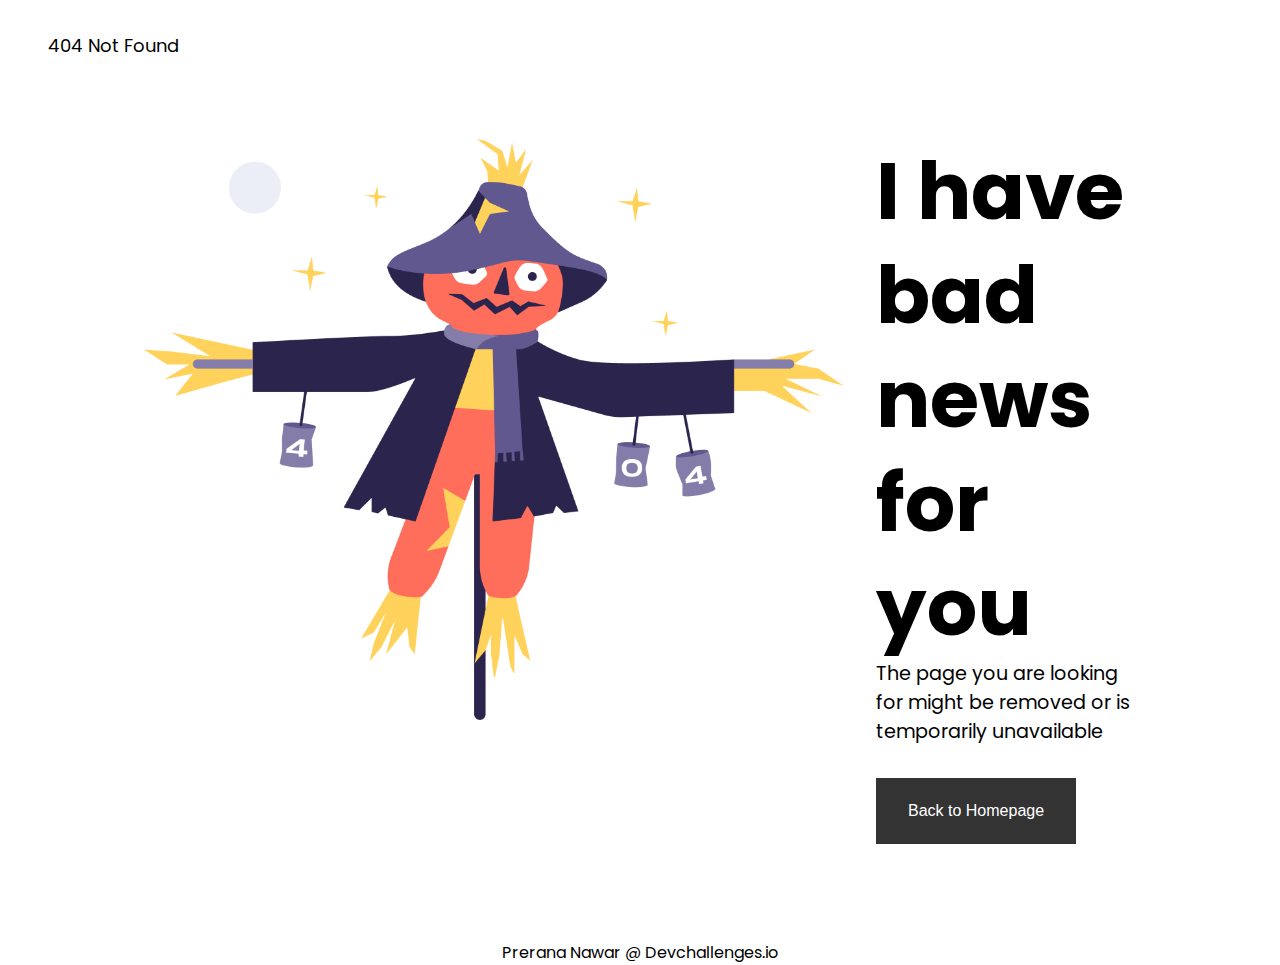
<file: 404 Not Found/index.html>
<!DOCTYPE html>
<html lang="en">

<head>
    <meta charset="utf-8" />
    <meta name="viewport" content="width=device-width, initial-scale=1,maximum-scale=5" />
    <link rel="shortcut icon" type="image/x-icon" href="https://www.google.com/s2/u/0/favicons?domain=prerana-nawar.netlify.com">
    <link href="https://fonts.googleapis.com/css2?family=Poppins:wght@400;500&display=swap" rel="stylesheet" />
    <title>404 Not Found Page | Devchallenges</title>
    <link rel="stylesheet" href="style.css">
</head>

<body>
    <header>
        <div>404 Not Found</div>
    </header>
    <main>
        <section>
            <img class="hero-img" src="images/Scarecrow.png" alt="Scarecrow Image">
        </section>
        <section>
            <h1 class="heading">I have bad news for you</h1>
            <p class="secondary-txt">The page you are looking for might be removed or is temporarily unavailable</p>
            <button class="primary-btn"><a href="http://">Back to Homepage</a></button>
        </section>
    </main>
    <footer>
        <p>Prerana Nawar @ Devchallenges.io</p>
    </footer>
</body>

</html>
</file>
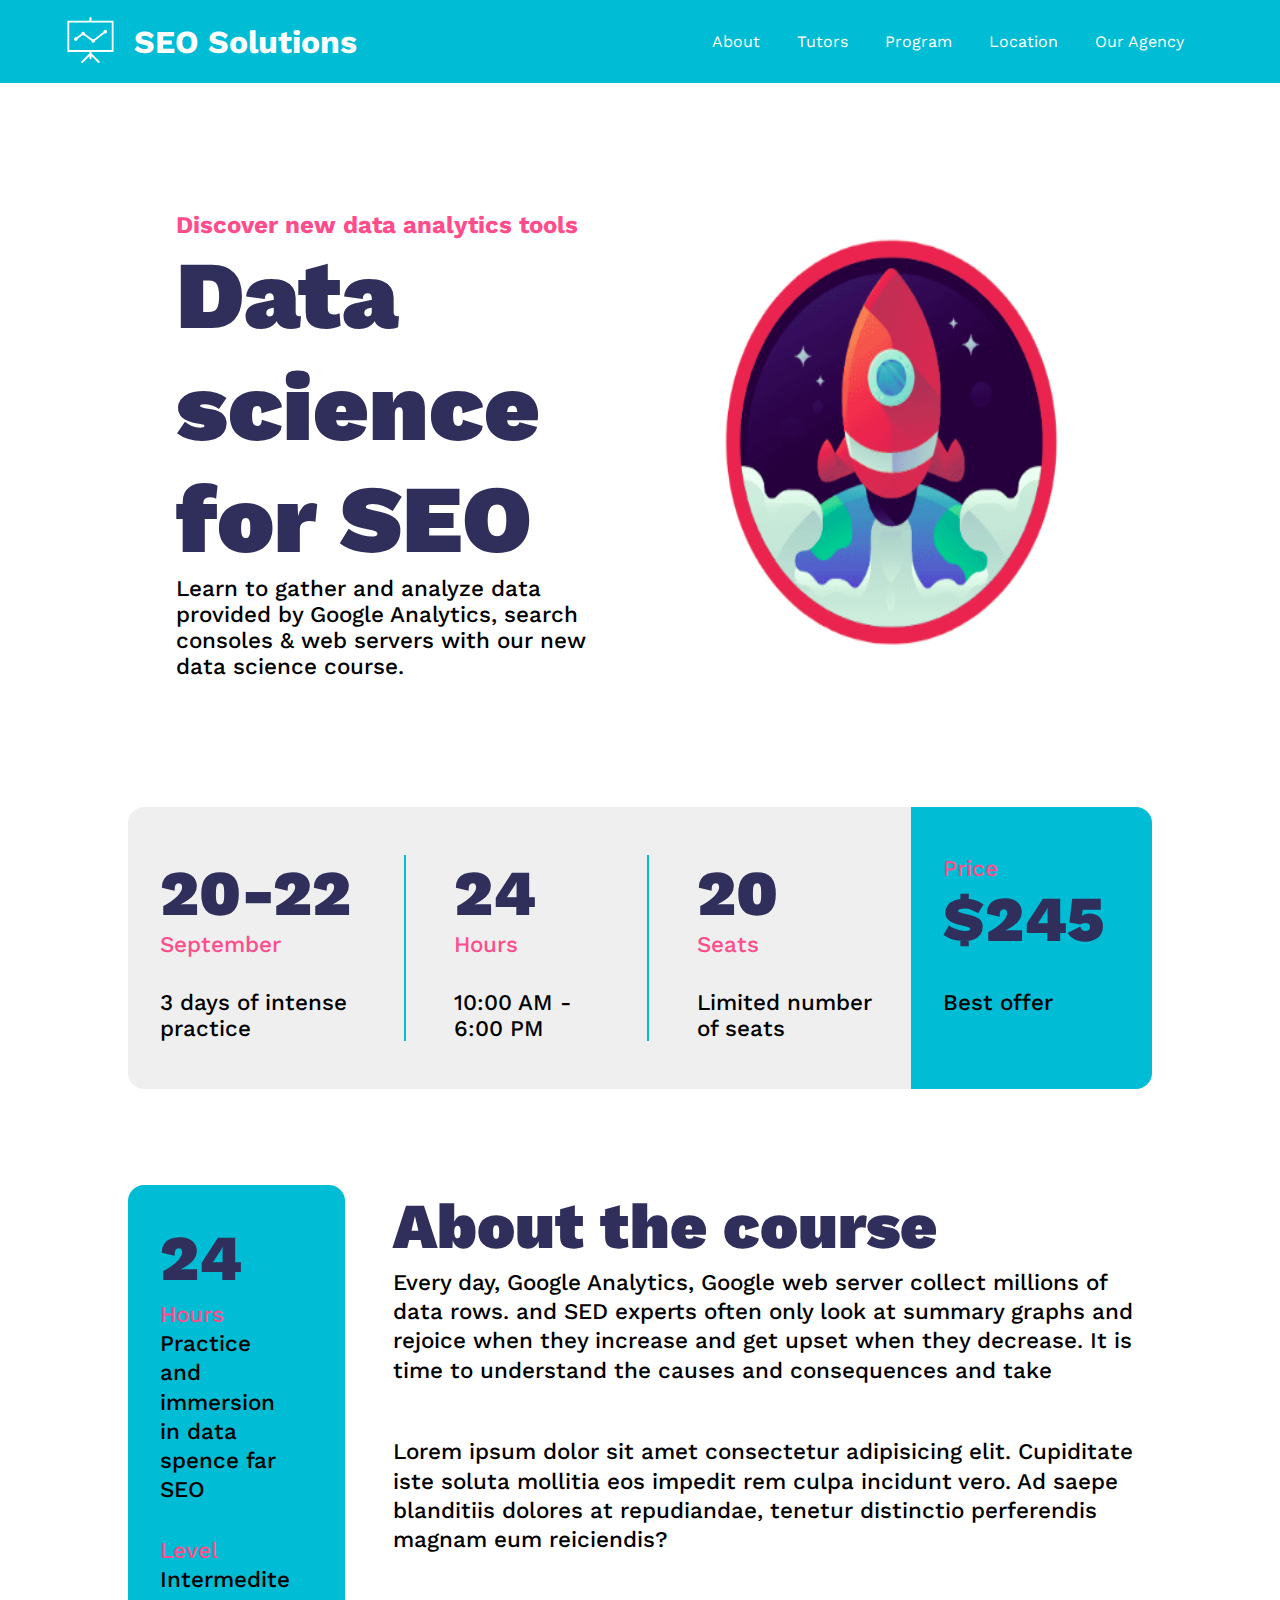
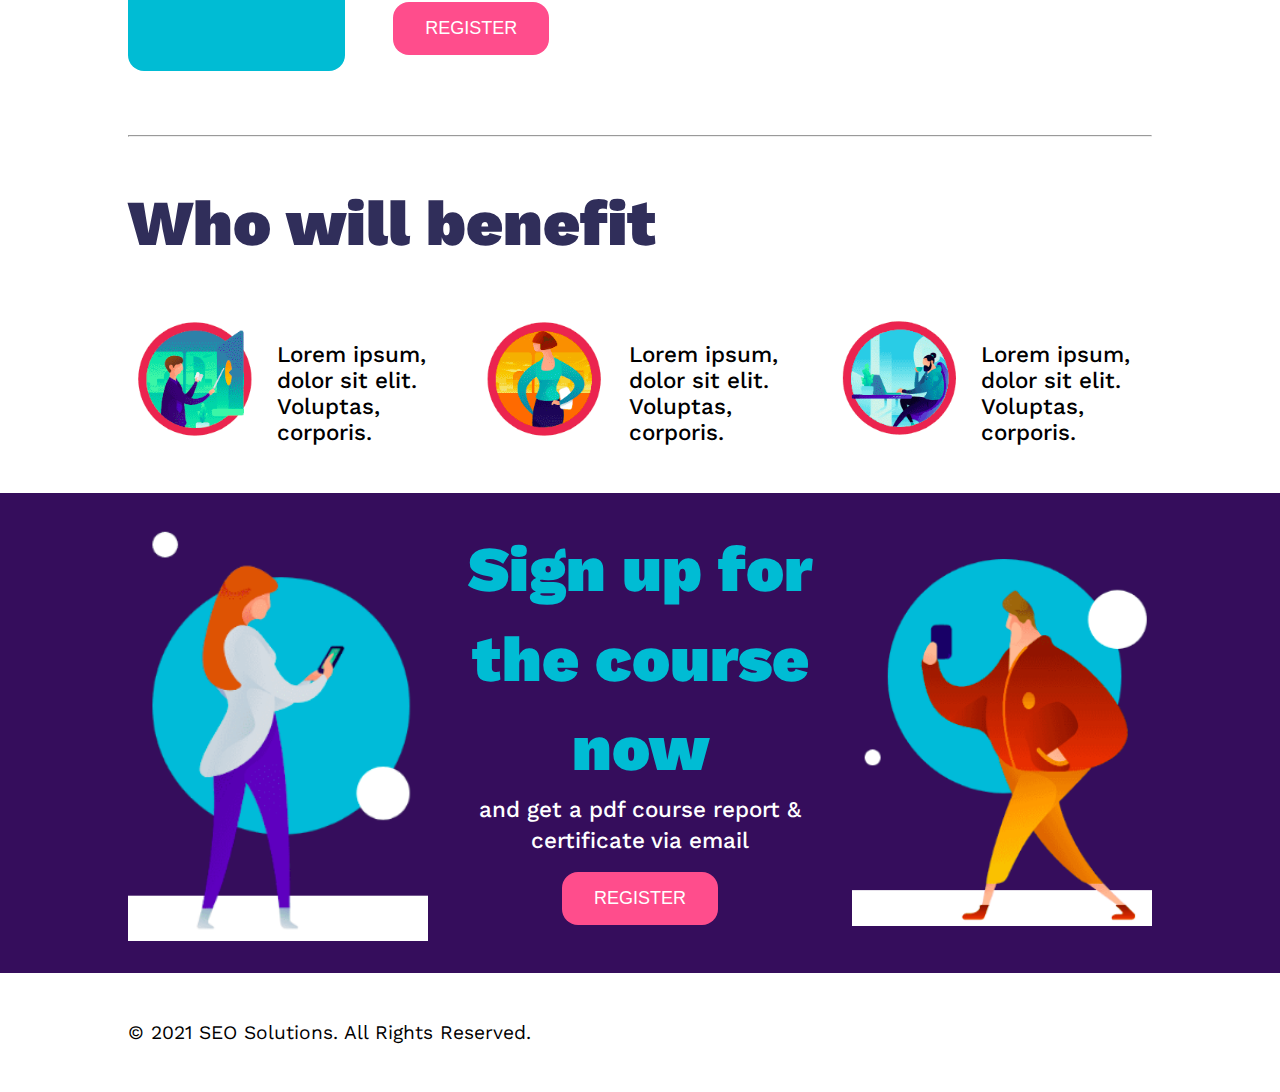
<file: data-science-landing-pg/index.html>
<!DOCTYPE html>
<html lang="en">
<head>
    <meta charset="UTF-8">
    <meta http-equiv="X-UA-Compatible" content="IE=edge">
    <meta name="viewport" content="width=device-width, initial-scale=1.0">
    <title>Data Science landing Page</title>
      <link rel="stylesheet" href="https://cdnjs.cloudflare.com/ajax/libs/font-awesome/5.15.2/css/all.min.css" integrity="sha512-HK5fgLBL+xu6dm/Ii3z4xhlSUyZgTT9tuc/hSrtw6uzJOvgRr2a9jyxxT1ely+B+xFAmJKVSTbpM/CuL7qxO8w==" crossorigin="anonymous" />
    <link rel="stylesheet" href="style.css">
</head>
<body>
    
    <header class="header" >
        <div class="logo" >
            <img src="images/brand-icon.png" alt="">
            <h1>SEO Solutions</h1>
        </div>
        <nav class="navbar" >
            <ul>
                <li><a href="#">About</a></li>
                <li><a href="#">Tutors</a></li>
                <li><a href="#">Program</a></li>
                <li><a href="#">Location</a></li>
                <li><a href="#">Our Agency</a></li>
            </ul>
        </nav>
    </header>

    <section class="banner" >
            <div class="left-txt">
                <h2>Discover new data analytics tools</h2>
                <h1>Data science for SEO</h1>
                <p>Learn to gather and analyze data provided by Google Analytics,
                search consoles & web servers with our new data science course.
                </p>
            </div>
            <img src="images/rocket.png" alt="">
        </section>

    <main>
        <section class="cards">
            <div class="first-card" >
                <div class="inner" >
                    <h1 class="heading-text" > 20-22</h1>
                    <h2 class="primary-text" >September</h2>
                    <p class="secondary-text">3 days of intense practice</p>
                </div>
            </div>
            <div>
                <div class="inner">
                    <h1 class="heading-text"> 24</h1>
                    <h2 class="primary-text">Hours</h2>
                    <p class="secondary-text">10:00 AM - 6:00 PM</p>
                </div>
            </div>
            <div>
                <h1 class="heading-text">20</h1>
                <h2 class="primary-text">Seats</h2>
                <p class="secondary-text">Limited number of seats</p>
            </div>
            <div class="blue-card" >
                <h1 class="primary-text">Price</h1>
                <h2 class="heading-text" >$245</h2>
                <p class="secondary-text">Best offer</p>
            </div>
        </section>
        <section class="about">
            <div class="about-card blue-card">
               <h1 class="heading-text">24</h1>
                <h3 class="primary-text">Hours</h3>
                <div class="secondary-text">Practice and immersion
                in data spence far SEO
                </div>
                  <h3 class="primary-text">Level</h3>
                <div class="secondary-text">Intermedite
                </div>
            </div>
            <div>
                <h1 class="heading-text">About the course</h1>
                <p class="secondary-text">
                Every day, Google Analytics, Google
                web server collect millions of data
                rows. and SED experts often only look at summary graphs and rejoice when they increase and
                get upset when they decrease. It is time to understand the causes and consequences and take</p>
                <br>
                <p class="secondary-text">
                Lorem ipsum dolor sit amet consectetur adipisicing elit. Cupiditate iste soluta mollitia eos impedit rem culpa incidunt vero. Ad saepe blanditiis dolores at repudiandae, tenetur distinctio perferendis magnam eum reiciendis?</p>
                <button class="btn-register" >Register</button>
            </div>
        </section>
        <hr>
        <section class="benefit" >
            <h1 class="heading-text">Who will benefit</h1>
            <div>
                <div class="benefit-card" >
                    <img src="images/b1.png" alt=""><p class="secondary-text">Lorem ipsum, dolor sit elit. Voluptas, corporis.</p>
                </div>
                <div class="benefit-card">
                    <img src="images/b2.png" alt=""><p class="secondary-text">Lorem ipsum, dolor sit elit. Voluptas, corporis.</p>
                </div>
                <div class="benefit-card">
                    <img src="images/b3.png" alt=""><p class="secondary-text">Lorem ipsum, dolor sit elit. Voluptas, corporis.</p>
                </div>
            </div>
        </section>

    </main>
    <section class="sign-up" >
        <img src="images/left.png" alt="">
        <div>
            <h1 class="heading-text">Sign up for the course now</h1>
            <p class="primary-text" >and get a pdf course report & certificate via email</p>
            <button class="btn-register" >Register</button>
        </div>
            <img src="images/right.png" alt="">
    </section>

    <footer class="footer" >
        <p  >© 2021 SEO Solutions. All Rights Reserved.</p>
        <div>
            <ul>
                <li><i class="fab fa-2x fa-twitter"></i></li>
                <li><i class="fab fa-2x fa-instagram"></i></li>
                <li><i class="fab fa-2x fa-linkedin-in"></i></li>
                <li><i class="fab fa-2x fa-facebook-f"></i></li>
                <li><i class="fab fa-2x fa-pinterest"></i></li>
            </ul>
        </div>
    </footer>
</body>
</html>
</file>
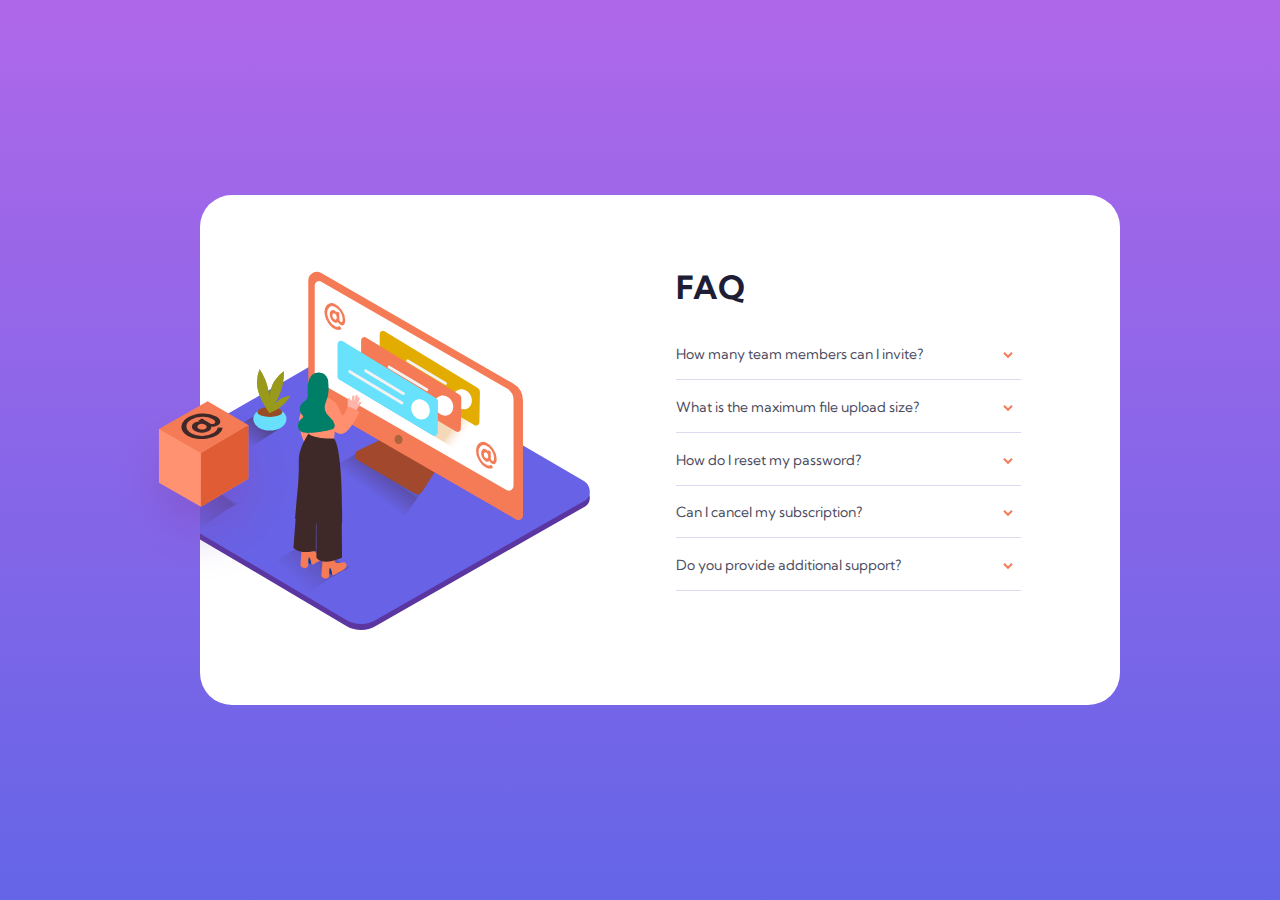
<file: faq-accordion-card-main/index.html>
<!DOCTYPE html>
<html lang="en">

<head>
  <meta charset="UTF-8">
  <meta name="viewport" content="width=device-width, initial-scale=1.0">

  <link rel="icon" type="image/png" sizes="32x32" href="./images/favicon-32x32.png">
  <link rel="preconnect" href="https://fonts.gstatic.com">
  <link href="https://fonts.googleapis.com/css2?family=Kumbh+Sans:wght@400;700&display=swap" rel="stylesheet">

  <title>Frontend Mentor | FAQ Accordion Card</title>

  <link rel="stylesheet" href="style.css">
</head>

<body>
  <div class="card">
    <div class="section">
      <div class="image-section"></div>
      <div class="text-section">
        <h1>FAQ</h1>
        <label>
          <input class="accordion-button" type="checkbox">
          <span class="accordion-content accordion-container">
            <span class="heading">How many team members can I invite?</span>
            <span class="accordion-item">No more than 2GB. All files in your account must fit your allocated storage
              space.</span>
          </span>
        </label>
        <label>
          <input class="accordion-button" type="checkbox">
          <span class="accordion-content accordion-container">
            <span class="heading">What is the maximum file upload size?</span>
            <span class="accordion-item">No more than 2GB. All files in your account must fit your allocated storage
              space.</span>
          </span>
        </label>
        <label>
          <input class="accordion-button" type="checkbox">
          <span class="accordion-content accordion-container">
            <span class="heading">How do I reset my password?</span>
            <span class="accordion-item">No more than 2GB. All files in your account must fit your allocated storage
              space.</span>
          </span>
        </label>
        <label>
          <input class="accordion-button" type="checkbox">
          <span class="accordion-content accordion-container">
            <span class="heading">Can I cancel my subscription?</span>
            <span class="accordion-item">No more than 2GB. All files in your account must fit your allocated storage
              space.</span>
          </span>
        </label>
        <label>
          <input class="accordion-button" type="checkbox">
          <span class="accordion-content accordion-container">
            <span class="heading">Do you provide additional support?</span>
            <span class="accordion-item">No more than 2GB. All files in your account must fit your allocated storage
              space.</span>
          </span>
        </label>
      </div>


    </div>
    <img class="box-img" src="./images/illustration-box-desktop.svg" alt="image">
  </div>

</body>

</html>
</file>
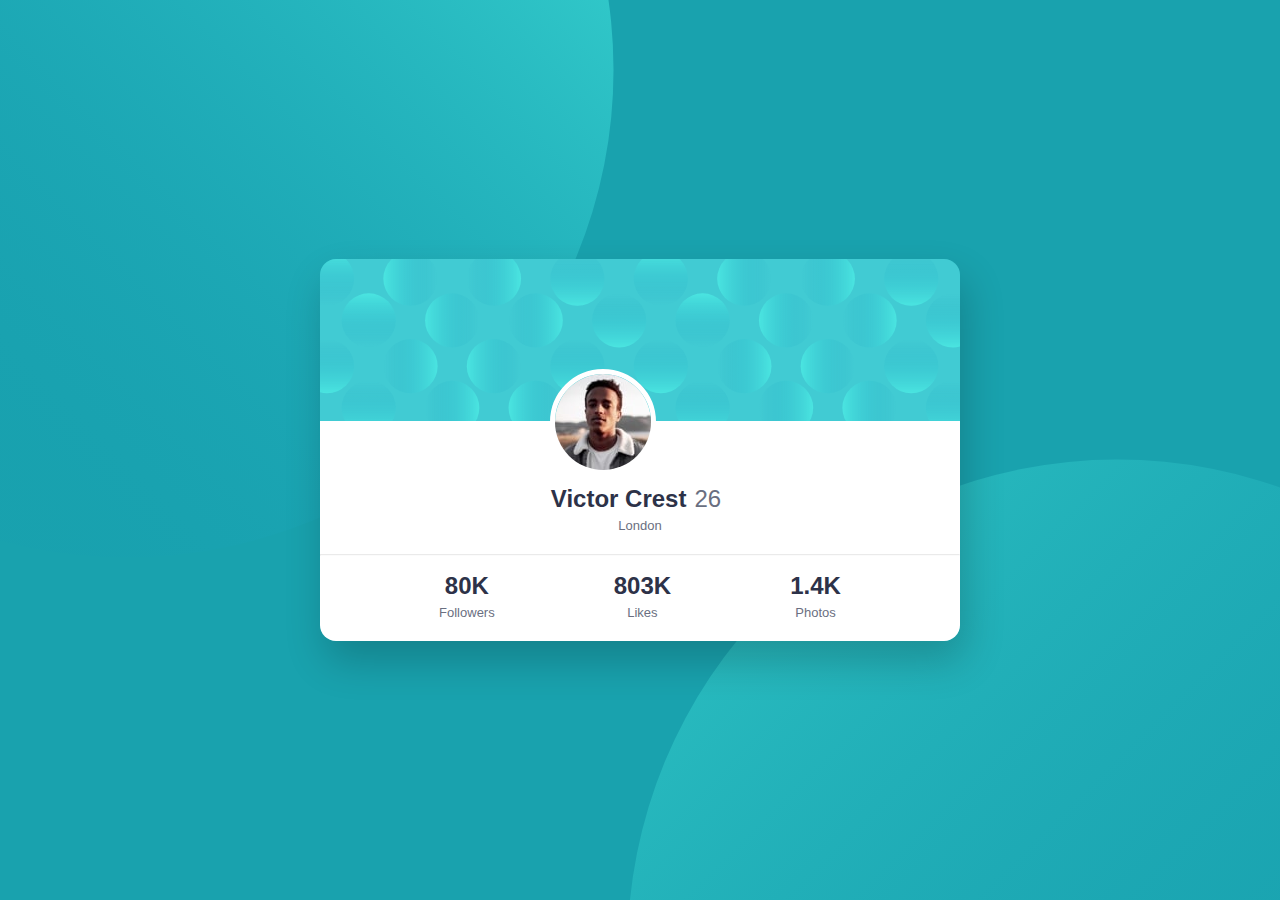
<file: profile-card/index.html>
<!DOCTYPE html>
<html lang="en">

<head>
    <meta charset="UTF-8" />
    <meta name="viewport" content="width=device-width, initial-scale=1.0" />
    <meta name="description" content="A simple profile-card" />
    <meta name="keywords" content="profile-card, card" />
    <meta name="author" content="Sarath" />
    <title>Profile card | 🎴</title>
    <link rel="icon" href="images/favicon.ico" type="image/png" sizes="16x16" />
    <link rel="stylesheet" href="style.css" />
</head>

<body>
    <main>
        <div id="upper-div">
            <img class="profile-card" src="images/image-victor.jpg" alt="">
        </div>
        <div id="bottom-div">
            <div id="inner-top-div">
                <h1>Victor Crest</h1><span>26</span>
                <p>London</p>
            </div>
            <hr>
            <div id="inner-bottom-div">
                <div>
                    <h1>80K</h1>
                    <p>Followers</p>
                </div>
                <div>
                    <h1>803K</h1>
                    <p>Likes</p>
                </div>
                <div>
                    <h1>1.4K</h1>
                    <p>Photos</p>
                </div>
            </div>
        </div>
    </main>
</body>

</html>
</file>
<file: 404 Not Found/style.css>
* {
    padding: 0;
    margin: 0;
    box-sizing: border-box;
}

body {
    font-family: 'Poppins', sans-serif;
}


/* header  */

header {
    padding: 2rem 3rem;
}

header div {
    font-size: large;
}


/* main  */

main {
    margin: 2rem 10% 3rem;
    max-width: 80%;
    display: flex;
}

main section {
    padding: 1rem;
}

.hero-img {
    width: 700px;
}

.heading {
    font-size: 5rem;
    line-height: 1.3;
}

.secondary-txt {
    font-size: 1.2rem;
}

.primary-btn {
    outline: none;
    background-color: #333;
    border: none;
    cursor: pointer;
    margin: 2rem 0;
    padding: 1.5rem 2rem;
}

.primary-btn a {
    text-decoration: none;
    color: #fff;
    font-size: larger;
}


/* footer */

footer p {
    text-align: center;
}
</file>
<file: data-science-landing-pg/style.css>
@import url("https://fonts.googleapis.com/css2?family=Work+Sans:wght@200;300;400;500;600;700;800&display=swap");

* {
  margin: 0;
  padding: 0;
  box-sizing: border-box;
}

body {
  font-family: "Work Sans", sans-serif;
}

a {
  color: #fff;
  text-decoration: none;
}

li {
  list-style-type: none;
}

/* header  */
.header {
  color: #fff;
  background-color: #00bcd4;
  display: flex;
  min-width: 90%;
  padding: 1rem 5%;
  justify-content: space-between;
}

.header .logo {
  display: flex;
  align-items: center;
  gap: 1rem;
}

.navbar ul {
  margin: 1rem;
}

.navbar ul li {
  display: inline;
  padding: 1rem;
}

/* banner */

.banner {
  display: flex;
  max-width: 80%;
  margin: 8rem 10%;
}
.left-txt {
  flex: 1;
  margin: 0 3rem;
}
.left-txt h2 {
  color: #ff4d8c;
}

.left-txt h1 {
  color: #302e5a;
  font-size: 6rem;
  font-weight: 900;
}

.left-txt p {
  font-size: 1.4rem;
  font-weight: 500;
}

.banner img {
  flex: 1;
  max-width: 450px;
  width: 100%;
  margin: 0 3rem;
}

main {
  max-width: 80%;
  margin: 2rem 10%;
}

/* cards */
.cards {
  display: flex;
  justify-content: center;
  margin: 6rem 0;
}
.cards > div {
  padding: 3rem 1rem 3rem 2rem;
  background-color: #efefef;
}

.inner {
  padding-right: 3rem;
  border-right: #00bcd4 solid 2px;
}

.first-card {
  border-radius: 1rem 0 0 1rem;
}

.blue-card {
  background-color: #00bcd4 !important;
  border-radius: 0 1rem 1rem 0;
  padding-right: 3rem !important;
}

.heading-text {
  color: #302e5a;
  font-size: 4rem;
  font-weight: 900;
}

.primary-text {
  color: #ff4d8c;
  font-size: 1.4rem;
  font-weight: 500;
}

.secondary-text {
  font-size: 1.4rem;
  font-weight: 500;
  padding-top: 2rem;
}

/* about  */

.about {
  display: flex;
  gap: 3rem;
  margin: 4rem 0;
  line-height: 1.3;
}

.about .secondary-text {
  padding: 0 0 2rem 0;
}

.about-card {
  padding: 2rem;
  border-radius: 1rem;
}

.btn-register {
  background-color: #ff4d8c;
  color: #fff;
  outline: none;
  border: none;
  padding: 1rem 2rem;
  margin: 1rem 0;
  border-radius: 1rem;
  font-size: large;
  text-transform: uppercase;
}

/* benefit */
.benefit {
  margin: 3rem 0;
}

.benefit > div {
  display: flex;
  margin: 3rem 0;
  gap: 2rem;
}

.benefit-card {
  display: flex;
  gap: 1rem;
  justify-content: center;
  align-items: center;
}

.sign-up {
  display: flex;
  gap: 2rem;
  background-color: #350d5c;
  min-width: 80%;
  align-items: center;
  padding: 2rem 10%;
  text-align: center;
  justify-content: space-between;
  line-height: 1.4;
}

.sign-up img {
  max-width: 300px;
  width: 100%;
}

.sign-up .heading-text {
  color: #00bcd4;
}

.sign-up .primary-text {
  color: #fff;
}

.footer {
  display: flex;
  max-width: 80%;
  justify-content: space-between;
  margin: 3rem 10%;
  align-items: center;
  font-size: 0.8rem;
}

.footer > p {
  font-size: 1.2rem;
}

.footer ul li {
  display: inline;
  padding: 0 1rem;
}

@media screen and (max-width: 700px) {
  .header {
    flex-direction: column;
  }
  .header .logo {
    justify-content: center;
  }
  .navbar ul li {
    padding: 0;
  }
  .banner {
    flex-direction: column;
    margin: 2rem 10%;
  }
  .banner img {
    margin: 0;
  }
  .left-txt {
    flex: 1;
    margin: 0;
  }
  .left-txt h1 {
    font-size: 5rem;
    font-weight: 700;
    line-height: 4.7rem;
    margin: 1rem 0;
  }
  .left-txt p {
    font-size: 1.3rem;
    font-weight: 400;
  }

  .cards {
    flex-direction: column;
  }
  .cards > div {
    border-radius: 1rem;
    margin: 1rem 0;
  }

  .inner {
    border-right: none;
  }
  .about {
    flex-direction: column;
  }
  .benefit > div {
    flex-direction: column;
  }
  .sign-up {
    line-height: 1.2;
    flex-direction: column;
  }
  .sign-up .heading-text {
    font-size: 3.2rem;
  }
  .sign-up .primary-text {
    font-size: 1.2rem;
  }
  .footer {
    flex-direction: column;
  }
  .footer > p {
    font-size: 15px;
    padding: 1rem 0;
  }
}
</file>
<file: faq-accordion-card-main/style.css>
/* @import url("https://fonts.googleapis.com/css2?family=Kumbh+Sans:wght@400;700&display=swap");

* {
  padding: 0;
  margin: 0;
  box-sizing: border-box;
}

:root {
  --background-color: linear-gradient(hsl(273, 75%, 66%), hsl(240, 73%, 65%));
}

body {
  /* font-size: 12px; 
  background: var(--background-color);
  min-height: 100vh;
  display: flex;
  font-family: "Kumbh Sans", sans-serif;
}

main {
  max-width: 90%;
  background-color: #fff;
  margin: 9rem auto;
  width: 375px;
  border-radius: 2rem;
  box-shadow: 0px 10px 20px 0px rgba(0, 0, 0, 0.233);
  /* -1px 9px 20px 9px rgba(0, 0, 0, 0.233); 
  padding: 1.5rem;
  padding-bottom: 4rem;
}
.imgs {
  position: relative;
  padding: 3.5rem;
}

.main-img {
  position: absolute;
  top: -8.6rem;
  left: 4%;
}

.bottom-img {
  position: absolute;
  top: -1.5rem;
  left: 14%;
}

.answer {
  /* display: none; 
}

h1 {
  text-align: center;
  font-weight: 700;
  font-size: xx-large;
  margin-bottom: 2rem;
}

hr{
   color: hsl(240, 5%, 91%);
}

.items {
  padding: 1.4rem 0;
}
.question {
  display: flex;
  justify-content: space-between;
}

.question::after {
  content: url(images/icon-arrow-down.svg);
}

/* 
input:checked{
  background-color: red;
} 

input:checked .question {
  height: 50px;
  width: 50px;
}

.question:hover{
     color:hsl(14, 88%, 65%)
}
input[type="radio"] {
  /* display: none; 
} */


:root{
    --verydarkBlue-color: hsl(238, 29%, 16%);
    --softRed-color: hsl(14, 88%, 65%);
    --verydarkgrayishblue: hsl(237, 12%, 33%);
    --darkgrayishblue: hsl(240, 6%, 50%);
}

body{
    background: linear-gradient(to bottom, hsl(273, 75%, 66%),hsl(240, 73%, 65%)) no-repeat;
    min-height: 100vh;
    display: flex;
    justify-content: center;
    align-items: center;
}

*{
    font-family: 'Kumbh Sans', sans-serif;
    box-sizing: border-box;
    margin: 0;
}
span.accordion-item{
    font-size: 12px;
    line-height: 16px;
    color: var(--darkgrayishblue);
}

.card{
    min-height: 510px;
    max-width: 920px;
    width: 100%;
    background-color: white;
    border-radius: 2rem;
    position: relative;
    margin-left: 40px;
}
.section{
    display: flex;
    min-height: 510px;
    max-width: 920px;
    width: 100%;
}

.image-section{
    width: 45%;
    background: url("./images/illustration-woman-online-desktop.svg") right no-repeat;
}

.text-section{
    padding: 4.5rem 6.2rem 4.5rem 5.4rem;
    width: 60%;
}

.card img.box-img{
    position: absolute;
    top: 40%;
    left: -10%;
}

h1{
    margin-bottom: 1.3rem;
    color: var(--verydarkBlue-color);
}

span.heading{
    font-size: 14px;
    font-weight: 400;
    color: var(--verydarkgrayishblue);
}

.accordion-container{
    display: block;
    padding:1.1rem 0 1rem;
    border-bottom: 1px solid hsl(240, 44%, 90%);
    cursor: pointer;
}

.accordion-item{
    margin-top: 1rem;
    display: none;
}

.accordion-container span.heading:active{
    color: var(--softRed-color);
 }

.accordion-button{
     visibility: hidden;
     height: 0;
     width: 0;
     position: absolute;
 }

input:checked + span span.heading{
    font-weight: bold;
}
input:checked + span span.accordion-item{
    display: block;
}
span.heading{
    display: flex;
    justify-content: space-between;
}
span.accordion-content span.heading::after{
    content: url("./images/icon-arrow-down.svg");
    padding: 0 0.5rem;
    transition: transform 0.2s;
}
input:checked + span span.heading::after{
    transform: rotate(-180deg);
}

@media screen and (max-width:768px){
    .card{
        margin: 125px 2rem 0;
    }
    .section{
        display: block;
        position: relative;
    }
    .image-section{
        min-height: 225px;
        position: absolute;
        top: -111px;
        width: 100%;
        background: url("./images/illustration-woman-online-mobile.svg") no-repeat;
        z-index: 10;
    }
    .box-img{
        display: none;
    }
    
    .text-section{
        padding: 125px 1.5rem 2rem;
        width: 100%;
    }  
    .text-section h1{
        text-align: center;
    }

}
</file>
<file: profile-card/style.css>
@import url('https://fonts.googleapis.com/css2?family=Kumbh+Sans:wght@400;700&display=swap');
* {
    padding: 0;
    margin: 0;
    box-sizing: border-box;
}

:root {
    --dark-cyan: hsl(185, 75%, 39%);
    --very-dark-desaturated-blue: hsl(229, 23%, 23%);
    --dark-grayish-blue: hsl(227, 10%, 46%);
}

body {
    font-family: 'Kumbh', sans-serif;
    background-color: var(--dark-cyan);
    background-image: url(images/bg-pattern-top.svg), url(images/bg-pattern-bottom.svg);
    background-position: right 52vw bottom 38vh, left 49vw top 51vh;
    background-repeat: no-repeat, no-repeat;
    height: 100vh;
    display: flex;
    justify-content: center;
    align-items: center;
}

main {
    width: 23%;
    border-radius: 1rem;
    box-shadow: 5px 20px 40px rgba(0, 0, 0, 0.2);
}

#upper-div {
    background: url(images/bg-pattern-card.svg) no-repeat;
    background-size: 100%;
    height: 18vh;
    border-radius: 1rem 1rem 0rem 0rem;
}

.profile-card {
    border-radius: 50%;
    border: 5px #fff solid;
    position: absolute;
    top: 36%;
    left: 47%;
}

#bottom-div {
    background: #fff;
    border-radius: 0rem 0rem 1rem 1rem;
    padding-top: 3rem;
    display: flex;
    align-content: center;
    text-align: center;
    flex-direction: column;
}

#inner-top-div {
    padding: 1rem 0;
}

#inner-bottom-div {
    display: flex;
    justify-content: space-evenly;
    padding: 1rem 0;
}

h1 {
    display: inline;
    color: var(--very-dark-desaturated-blue);
    font-size: x-large;
}

span {
    margin: 0 0.5rem;
    font-size: x-large;
    color: var(--dark-grayish-blue);
}

p {
    font-size: small;
    color: var(--dark-grayish-blue);
    padding: 0.3rem 0;
}

hr {
    background-color: var(--dark-grayish-blue);
    opacity: 0.2;
}

@media only screen and (max-width: 550px) {
    main {
        width: 80%;
    }
    .profile-card {
        top: 36%;
        left: 38%;
    }
}

@media only screen and (max-width: 320px) {
    .profile-card {
        top: 31%;
        left: 34%;
    }
}

@media (min-height: 750px) and (max-height: 829px) {
    #upper-div {
        height: 16vh;
    }
}

@media (min-width: 550px) and (max-width:1318px) {
    main {
        width: 50%;
    }
    .profile-card {
        top: 41%;
        left: 43%;
    }
}
</file>
